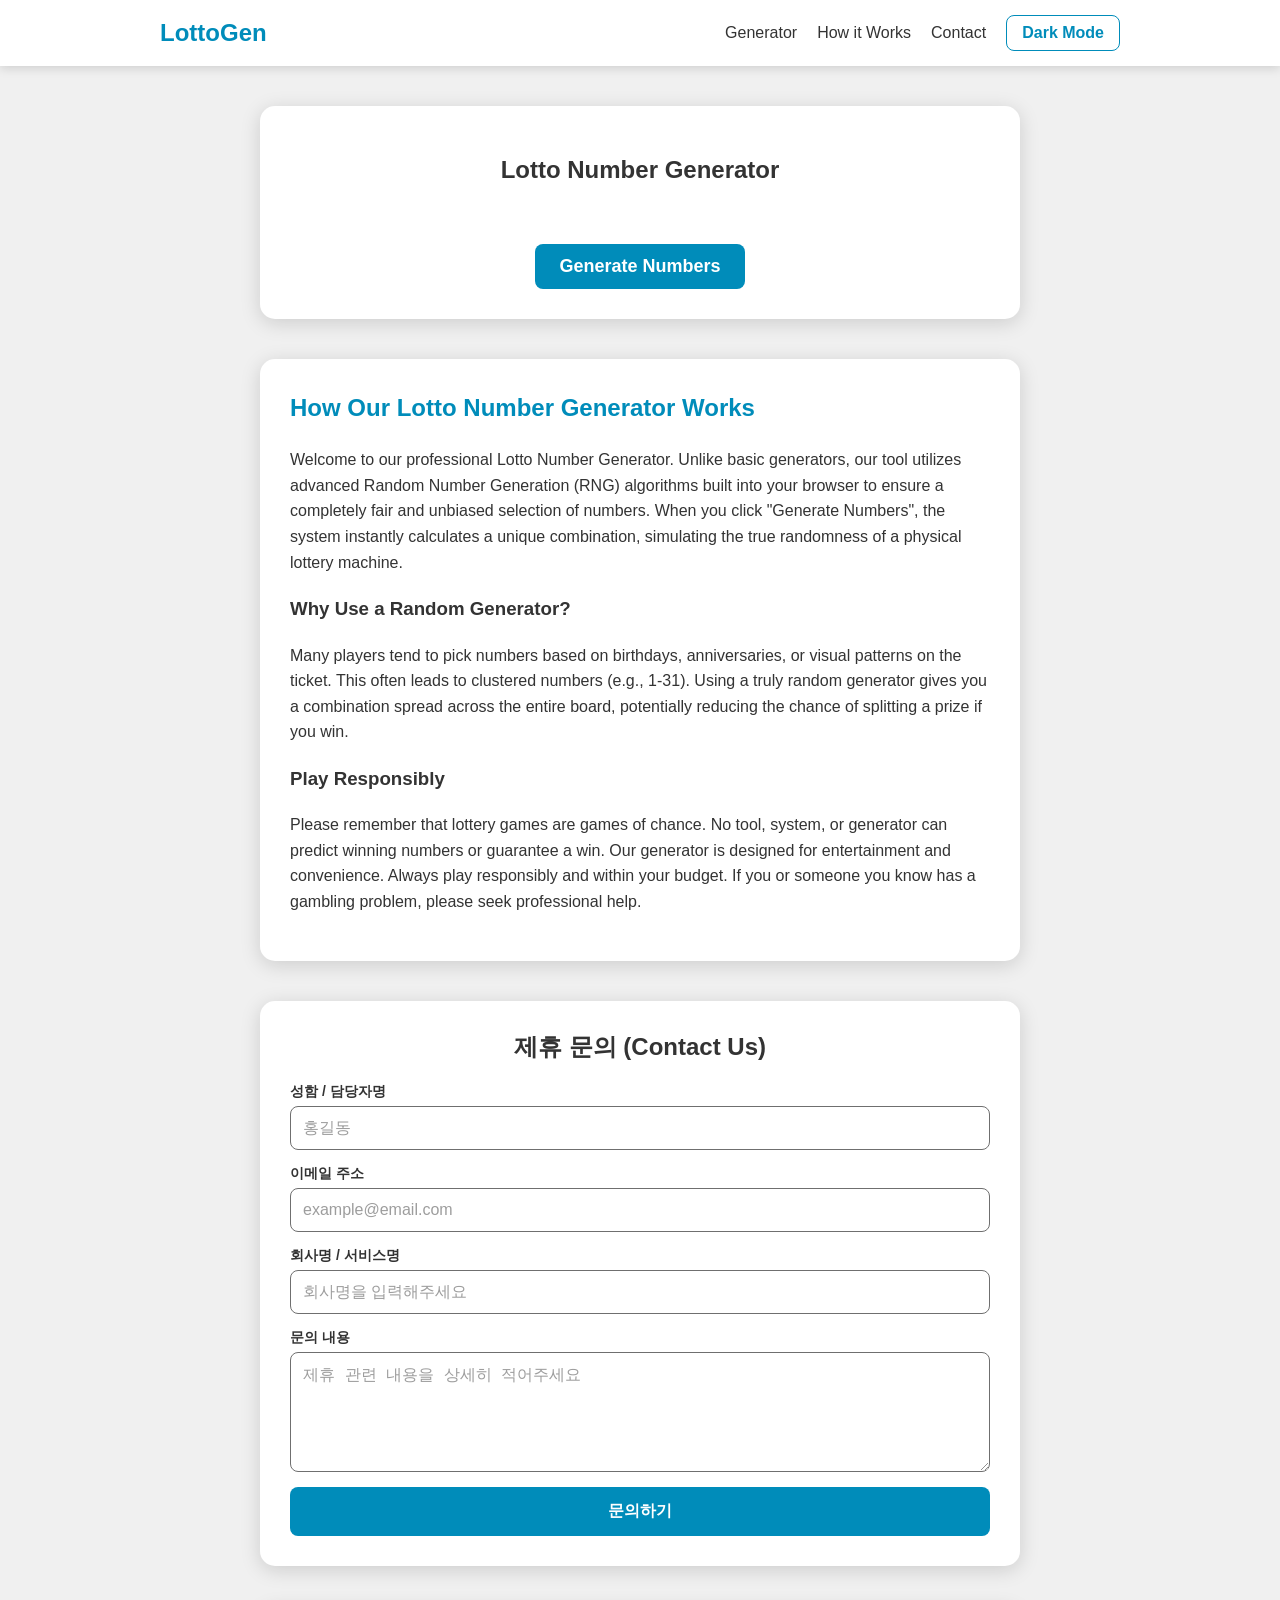
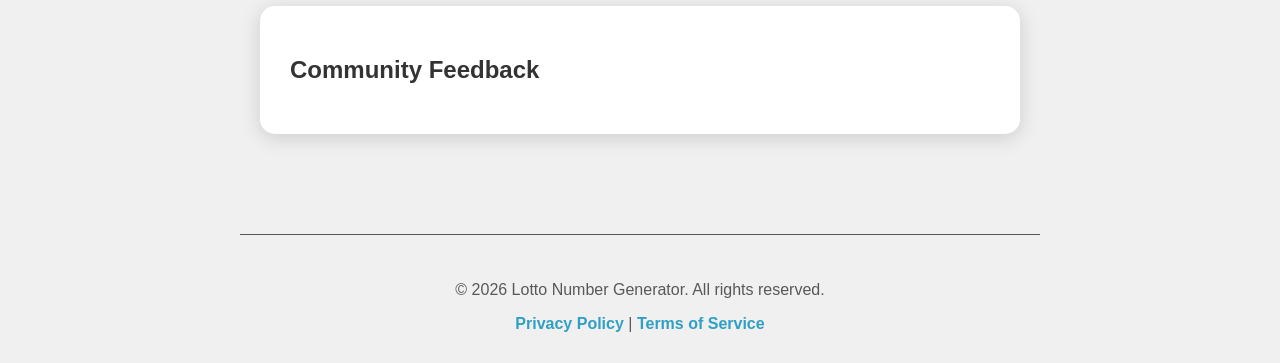
<file: index.html>
<!DOCTYPE html>
<html lang="en">
<head>
    <meta charset="UTF-8">
    <meta name="viewport" content="width=device-width, initial-scale=1.0">
    <title>Lotto Number Generator - Fast, Free & Random</title>
    <!-- Google tag (gtag.js) -->
    <script async src="https://www.googletagmanager.com/gtag/js?id=G-MV0WNSLJDR"></script>
    <script>
      window.dataLayer = window.dataLayer || [];
      function gtag(){dataLayer.push(arguments);}
      gtag('js', new Date());

      gtag('config', 'G-MV0WNSLJDR');
    </script>
    <script type="text/javascript">
        (function(c,l,a,r,i,t,y){
            c[a]=c[a]||function(){(c[a].q=c[a].q||[]).push(arguments)};
            t=l.createElement(r);t.async=1;t.src="https://www.clarity.ms/tag/"+i;
            y=l.getElementsByTagName(r)[0];y.parentNode.insertBefore(t,y);
        })(window, document, "clarity", "script", "vsx7ugw5so");
    </script>
    <meta name="description" content="Free, fast, and secure random lotto number generator. Get unique lottery number combinations based on true RNG algorithms. Play responsibly.">
    <meta name="keywords" content="lotto number generator, random lottery numbers, RNG lotto, lucky numbers">
    <meta name="google-adsense-account" content="ca-pub-4217713545229569">
    <script async src="https://pagead2.googlesyndication.com/pagead/js/adsbygoogle.js?client=ca-pub-4217713545229569"
     crossorigin="anonymous"></script>
    <link rel="stylesheet" href="style.css">
</head>
<body>
    <header class="site-header">
        <nav class="nav-container">
            <div class="nav-logo">LottoGen</div>
            <ul class="nav-links">
                <li><a href="#generator">Generator</a></li>
                <li><a href="#how-it-works">How it Works</a></li>
                <li><a href="#contact">Contact</a></li>
                <li><button id="theme-toggle">Theme</button></li>
            </ul>
        </nav>
    </header>

    <main class="main-content">
        <section id="generator" class="lotto-machine">
            <h1>Lotto Number Generator</h1>
            <div class="numbers-container"></div>
            <button id="generate-btn">Generate Numbers</button>
        </section>

        <section id="how-it-works" class="info-section">
            <h2>How Our Lotto Number Generator Works</h2>
            <p>Welcome to our professional Lotto Number Generator. Unlike basic generators, our tool utilizes advanced Random Number Generation (RNG) algorithms built into your browser to ensure a completely fair and unbiased selection of numbers. When you click "Generate Numbers", the system instantly calculates a unique combination, simulating the true randomness of a physical lottery machine.</p>
            
            <h3>Why Use a Random Generator?</h3>
            <p>Many players tend to pick numbers based on birthdays, anniversaries, or visual patterns on the ticket. This often leads to clustered numbers (e.g., 1-31). Using a truly random generator gives you a combination spread across the entire board, potentially reducing the chance of splitting a prize if you win.</p>
            
            <h3>Play Responsibly</h3>
            <p>Please remember that lottery games are games of chance. No tool, system, or generator can predict winning numbers or guarantee a win. Our generator is designed for entertainment and convenience. Always play responsibly and within your budget. If you or someone you know has a gambling problem, please seek professional help.</p>
        </section>

        <section id="contact" class="contact-form-container">
            <h2>제휴 문의 (Contact Us)</h2>
            <form class="contact-form" action="https://formspree.io/f/mlgpgddy" method="POST">
                <div class="form-group">
                    <label for="name">성함 / 담당자명</label>
                    <input type="text" id="name" name="name" placeholder="홍길동" required>
                </div>
                <div class="form-group">
                    <label for="email">이메일 주소</label>
                    <input type="email" id="email" name="_replyto" placeholder="example@email.com" required>
                </div>
                <div class="form-group">
                    <label for="company">회사명 / 서비스명</label>
                    <input type="text" id="company" name="company" placeholder="회사명을 입력해주세요">
                </div>
                <div class="form-group">
                    <label for="message">문의 내용</label>
                    <textarea id="message" name="message" placeholder="제휴 관련 내용을 상세히 적어주세요" required></textarea>
                </div>
                <button type="submit" id="submit-btn">문의하기</button>
            </form>
        </section>

        <section id="comments" class="disqus-wrapper">
            <h2>Community Feedback</h2>
            <div id="disqus-container">
                <div id="disqus_thread"></div>
            </div>
        </section>
    </main>

    <footer class="site-footer">
        <p>&copy; 2026 Lotto Number Generator. All rights reserved.</p>
        <div class="footer-links">
            <a href="privacy.html">Privacy Policy</a> | 
            <a href="terms.html">Terms of Service</a>
        </div>
    </footer>

    <button id="back-to-top" title="Go to top">↑</button>

    <script>
        var disqus_config = function () {
            this.page.url = window.location.href;  
            this.page.identifier = window.location.pathname; 
        };
        (function() { 
        var d = document, s = d.createElement('script');
        s.src = 'https://productbuilder-jcc9vv3apq.disqus.com/embed.js';
        s.setAttribute('data-timestamp', +new Date());
        (d.head || d.body).appendChild(s);
        })();
    </script>
    <noscript>Please enable JavaScript to view the <a href="https://disqus.com/?ref_noscript">comments powered by Disqus.</a></noscript>
    <script src="main.js"></script>
</body>
</html>
</file>
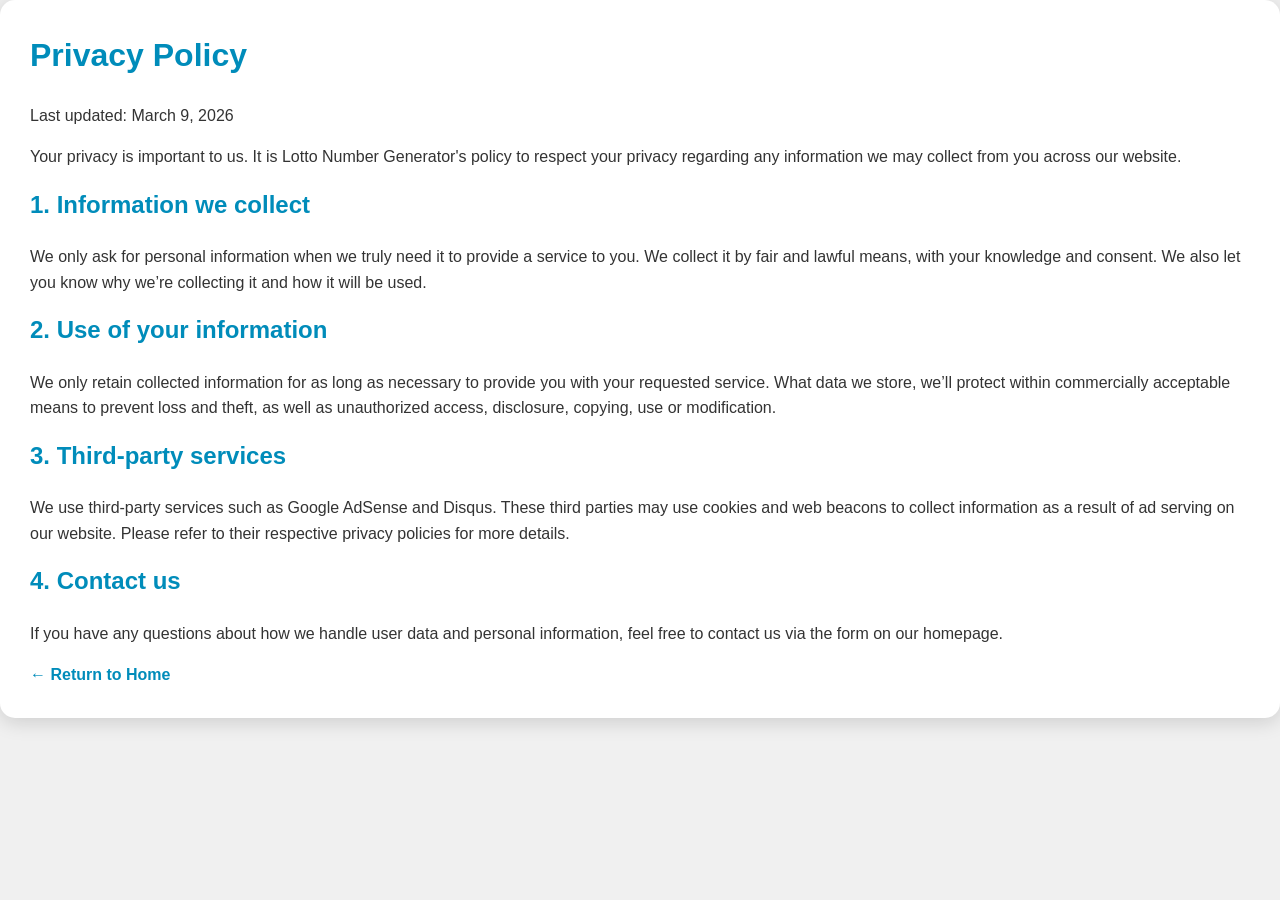
<file: privacy.html>
<!DOCTYPE html>
<html lang="en">
<head>
    <meta charset="UTF-8">
    <meta name="viewport" content="width=device-width, initial-scale=1.0">
    <title>Privacy Policy - Lotto Number Generator</title>
    <!-- Google tag (gtag.js) -->
    <script async src="https://www.googletagmanager.com/gtag/js?id=G-MV0WNSLJDR"></script>
    <script>
      window.dataLayer = window.dataLayer || [];
      function gtag(){dataLayer.push(arguments);}
      gtag('js', new Date());

      gtag('config', 'G-MV0WNSLJDR');
    </script>
    <script type="text/javascript">
        (function(c,l,a,r,i,t,y){
            c[a]=c[a]||function(){(c[a].q=c[a].q||[]).push(arguments)};
            t=l.createElement(r);t.async=1;t.src="https://www.clarity.ms/tag/"+i;
            y=l.getElementsByTagName(r)[0];y.parentNode.insertBefore(t,y);
        })(window, document, "clarity", "script", "vsx7ugw5so");
    </script>
    <meta name="google-adsense-account" content="ca-pub-4217713545229569">
    <script async src="https://pagead2.googlesyndication.com/pagead/js/adsbygoogle.js?client=ca-pub-4217713545229569"
     crossorigin="anonymous"></script>
    <link rel="stylesheet" href="style.css">
</head>
<body>
    <div class="content-container">
        <h1>Privacy Policy</h1>
        <p>Last updated: March 9, 2026</p>
        <p>Your privacy is important to us. It is Lotto Number Generator's policy to respect your privacy regarding any information we may collect from you across our website.</p>
        
        <h2>1. Information we collect</h2>
        <p>We only ask for personal information when we truly need it to provide a service to you. We collect it by fair and lawful means, with your knowledge and consent. We also let you know why we’re collecting it and how it will be used.</p>
        
        <h2>2. Use of your information</h2>
        <p>We only retain collected information for as long as necessary to provide you with your requested service. What data we store, we’ll protect within commercially acceptable means to prevent loss and theft, as well as unauthorized access, disclosure, copying, use or modification.</p>
        
        <h2>3. Third-party services</h2>
        <p>We use third-party services such as Google AdSense and Disqus. These third parties may use cookies and web beacons to collect information as a result of ad serving on our website. Please refer to their respective privacy policies for more details.</p>
        
        <h2>4. Contact us</h2>
        <p>If you have any questions about how we handle user data and personal information, feel free to contact us via the form on our homepage.</p>
        
        <a href="index.html" class="back-link">← Return to Home</a>
    </div>
    
    <script src="main.js"></script>
</body>
</html>
</file>
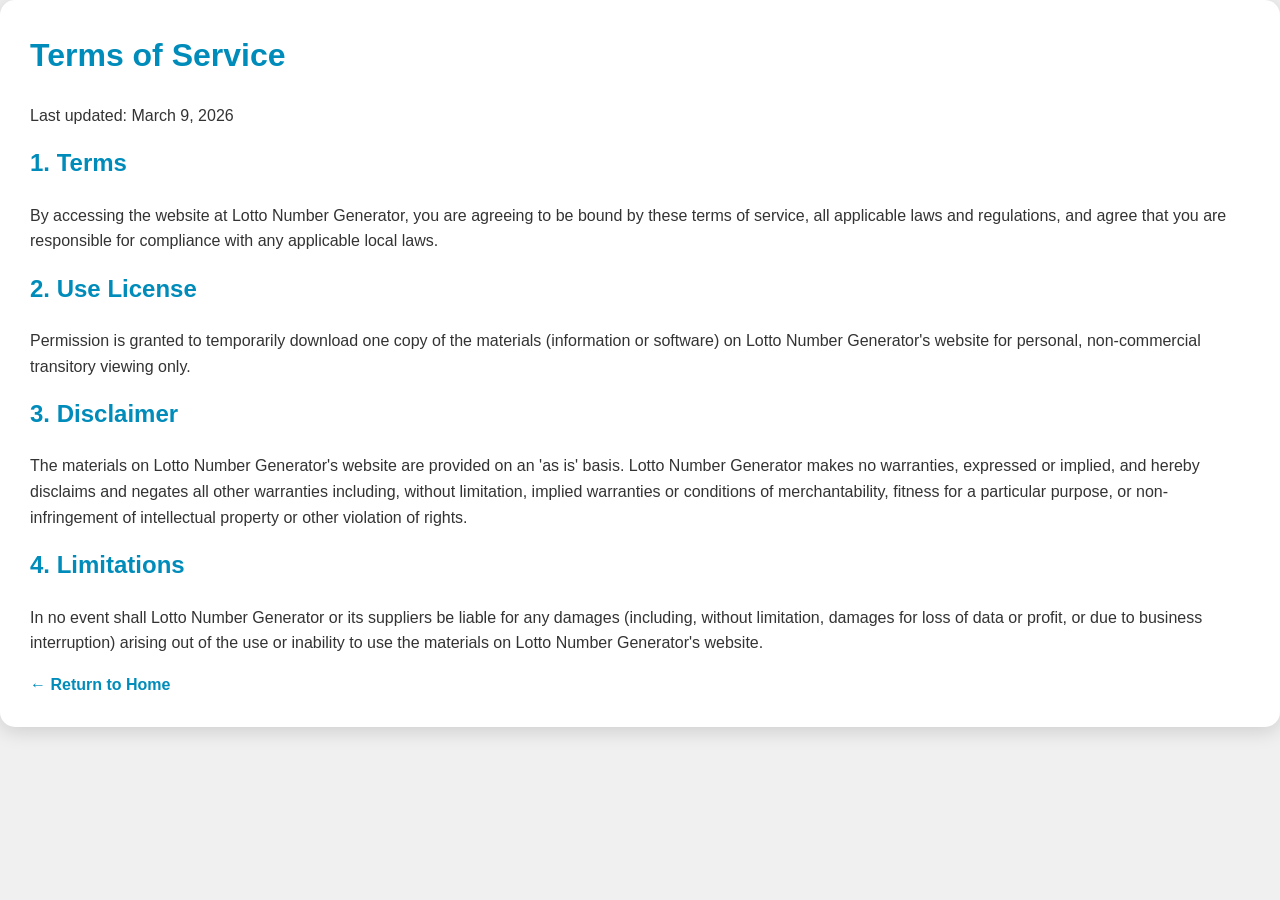
<file: terms.html>
<!DOCTYPE html>
<html lang="en">
<head>
    <meta charset="UTF-8">
    <meta name="viewport" content="width=device-width, initial-scale=1.0">
    <title>Terms of Service - Lotto Number Generator</title>
    <!-- Google tag (gtag.js) -->
    <script async src="https://www.googletagmanager.com/gtag/js?id=G-MV0WNSLJDR"></script>
    <script>
      window.dataLayer = window.dataLayer || [];
      function gtag(){dataLayer.push(arguments);}
      gtag('js', new Date());

      gtag('config', 'G-MV0WNSLJDR');
    </script>
    <script type="text/javascript">
        (function(c,l,a,r,i,t,y){
            c[a]=c[a]||function(){(c[a].q=c[a].q||[]).push(arguments)};
            t=l.createElement(r);t.async=1;t.src="https://www.clarity.ms/tag/"+i;
            y=l.getElementsByTagName(r)[0];y.parentNode.insertBefore(t,y);
        })(window, document, "clarity", "script", "vsx7ugw5so");
    </script>
    <meta name="google-adsense-account" content="ca-pub-4217713545229569">
    <script async src="https://pagead2.googlesyndication.com/pagead/js/adsbygoogle.js?client=ca-pub-4217713545229569"
     crossorigin="anonymous"></script>
    <link rel="stylesheet" href="style.css">
</head>
<body>
    <div class="content-container">
        <h1>Terms of Service</h1>
        <p>Last updated: March 9, 2026</p>
        
        <h2>1. Terms</h2>
        <p>By accessing the website at Lotto Number Generator, you are agreeing to be bound by these terms of service, all applicable laws and regulations, and agree that you are responsible for compliance with any applicable local laws.</p>
        
        <h2>2. Use License</h2>
        <p>Permission is granted to temporarily download one copy of the materials (information or software) on Lotto Number Generator's website for personal, non-commercial transitory viewing only.</p>
        
        <h2>3. Disclaimer</h2>
        <p>The materials on Lotto Number Generator's website are provided on an 'as is' basis. Lotto Number Generator makes no warranties, expressed or implied, and hereby disclaims and negates all other warranties including, without limitation, implied warranties or conditions of merchantability, fitness for a particular purpose, or non-infringement of intellectual property or other violation of rights.</p>
        
        <h2>4. Limitations</h2>
        <p>In no event shall Lotto Number Generator or its suppliers be liable for any damages (including, without limitation, damages for loss of data or profit, or due to business interruption) arising out of the use or inability to use the materials on Lotto Number Generator's website.</p>
        
        <a href="index.html" class="back-link">← Return to Home</a>
    </div>
    
    <script src="main.js"></script>
</body>
</html>
</file>
<file: style.css>
:root {
    --bg-color: #f0f0f0;
    --card-bg: white;
    --text-color: #333;
    --shadow: rgba(0, 0, 0, 0.15);
    --number-bg: #4CAF50;
    --btn-bg: #008CBA;
    --btn-color: white;
    --nav-bg: #ffffff;
}

[data-theme="dark"] {
    --bg-color: #121212;
    --card-bg: #1e1e1e;
    --text-color: #f0f0f0;
    --shadow: rgba(0, 0, 0, 0.5);
    --number-bg: #81c784;
    --btn-bg: #4fc3f7;
    --btn-color: #121212;
    --nav-bg: #1e1e1e;
}

* {
    box-sizing: border-box;
}

html {
    scroll-behavior: smooth;
}

body {
    background-color: var(--bg-color);
    color: var(--text-color);
    margin: 0;
    padding: 0;
    font-family: 'Segoe UI', Tahoma, Geneva, Verdana, sans-serif;
    transition: background-color 0.3s, color 0.3s;
    display: flex;
    flex-direction: column;
    align-items: center;
}

/* Header & Navigation */
.site-header {
    width: 100%;
    background-color: var(--nav-bg);
    box-shadow: 0 2px 10px var(--shadow);
    position: sticky;
    top: 0;
    z-index: 1000;
    transition: background-color 0.3s;
}

.nav-container {
    max-width: 1000px;
    margin: 0 auto;
    padding: 15px 20px;
    display: flex;
    justify-content: space-between;
    align-items: center;
}

.nav-logo {
    font-size: 24px;
    font-weight: bold;
    color: var(--btn-bg);
}

.nav-links {
    list-style: none;
    display: flex;
    gap: 20px;
    margin: 0;
    padding: 0;
    align-items: center;
}

.nav-links a {
    text-decoration: none;
    color: var(--text-color);
    font-weight: 500;
    transition: color 0.3s;
}

.nav-links a:hover {
    color: var(--btn-bg);
}

.main-content {
    width: 100%;
    max-width: 800px;
    padding: 40px 20px;
    display: flex;
    flex-direction: column;
    align-items: center;
}

.lotto-machine, .contact-form-container, #disqus-container, .info-section, .content-container, .disqus-wrapper {
    background-color: var(--card-bg);
    border-radius: 15px;
    padding: 30px;
    box-shadow: 0 4px 20px var(--shadow);
    text-align: center;
    transition: background-color 0.3s, box-shadow 0.3s;
    width: 100%;
    margin-bottom: 40px;
}

.disqus-wrapper h2 {
    text-align: left;
    margin-bottom: 20px;
}

#disqus-container {
    text-align: left;
    box-shadow: none;
    padding: 0;
    margin-bottom: 0;
}

.info-section, .content-container {
    text-align: left;
    line-height: 1.6;
}

.info-section h2, .content-container h1, .content-container h2 {
    color: var(--btn-bg);
    margin-top: 0;
}

.contact-form-container h2 {
    margin-top: 0;
    margin-bottom: 20px;
}

.contact-form {
    display: flex;
    flex-direction: column;
    gap: 15px;
    text-align: left;
}

.form-group {
    display: flex;
    flex-direction: column;
    gap: 5px;
}

.form-group label {
    font-weight: bold;
    font-size: 14px;
}

.form-group input, .form-group textarea {
    padding: 12px;
    border: 1px solid var(--text-color);
    opacity: 0.7;
    border-radius: 8px;
    background-color: var(--card-bg);
    color: var(--text-color);
    font-size: 16px;
    transition: opacity 0.3s, border-color 0.3s;
}

.form-group input:focus, .form-group textarea:focus {
    opacity: 1;
    outline: none;
    border-color: var(--btn-bg);
}

.form-group textarea {
    resize: vertical;
    min-height: 120px;
}

#submit-btn {
    background-color: var(--btn-bg);
    color: var(--btn-color);
    padding: 14px;
    border: none;
    border-radius: 8px;
    cursor: pointer;
    font-size: 16px;
    font-weight: bold;
    transition: opacity 0.3s, transform 0.2s;
}

#submit-btn:hover {
    opacity: 0.9;
    transform: translateY(-2px);
}

.numbers-container {
    display: flex;
    justify-content: center;
    flex-wrap: wrap;
    margin-top: 30px;
    gap: 10px;
}

.number {
    width: 55px;
    height: 55px;
    border-radius: 50%;
    background-color: var(--number-bg);
    color: white;
    display: flex;
    justify-content: center;
    align-items: center;
    font-size: 24px;
    font-weight: bold;
    box-shadow: 0 4px 10px rgba(0,0,0,0.1);
    animation: bounce 0.5s ease-in-out;
}

@keyframes bounce {
    0% { transform: scale(0); }
    70% { transform: scale(1.1); }
    100% { transform: scale(1); }
}

#generate-btn, #theme-toggle {
    padding: 12px 24px;
    border: none;
    border-radius: 8px;
    cursor: pointer;
    font-size: 16px;
    font-weight: bold;
    transition: all 0.3s;
}

#generate-btn {
    background-color: var(--btn-bg);
    color: var(--btn-color);
    margin-top: 30px;
    font-size: 18px;
}

#theme-toggle {
    background-color: transparent;
    border: 1px solid var(--btn-bg);
    color: var(--btn-bg);
    padding: 8px 15px;
}

#theme-toggle:hover {
    background-color: var(--btn-bg);
    color: var(--btn-color);
}

/* Footer */
.site-footer {
    width: 100%;
    max-width: 800px;
    text-align: center;
    padding: 30px 20px;
    margin-top: 20px;
    border-top: 1px solid var(--text-color);
    opacity: 0.8;
}

.footer-links {
    margin-top: 15px;
}

.footer-links a, .back-link {
    color: var(--btn-bg);
    text-decoration: none;
    font-weight: bold;
}

.footer-links a:hover, .back-link:hover {
    text-decoration: underline;
}

/* Back to Top Button */
#back-to-top {
    display: none;
    position: fixed;
    bottom: 30px;
    right: 30px;
    z-index: 99;
    background-color: var(--btn-bg);
    color: var(--btn-color);
    border: none;
    outline: none;
    width: 45px;
    height: 45px;
    cursor: pointer;
    border-radius: 50%;
    font-size: 20px;
    box-shadow: 0 4px 10px var(--shadow);
    transition: opacity 0.3s;
}

#back-to-top:hover {
    opacity: 0.8;
}

@media (max-width: 600px) {
    .nav-links {
        gap: 10px;
        font-size: 14px;
    }
    .nav-logo {
        font-size: 20px;
    }
    .number {
        width: 45px;
        height: 45px;
        font-size: 20px;
    }
}
</file>
